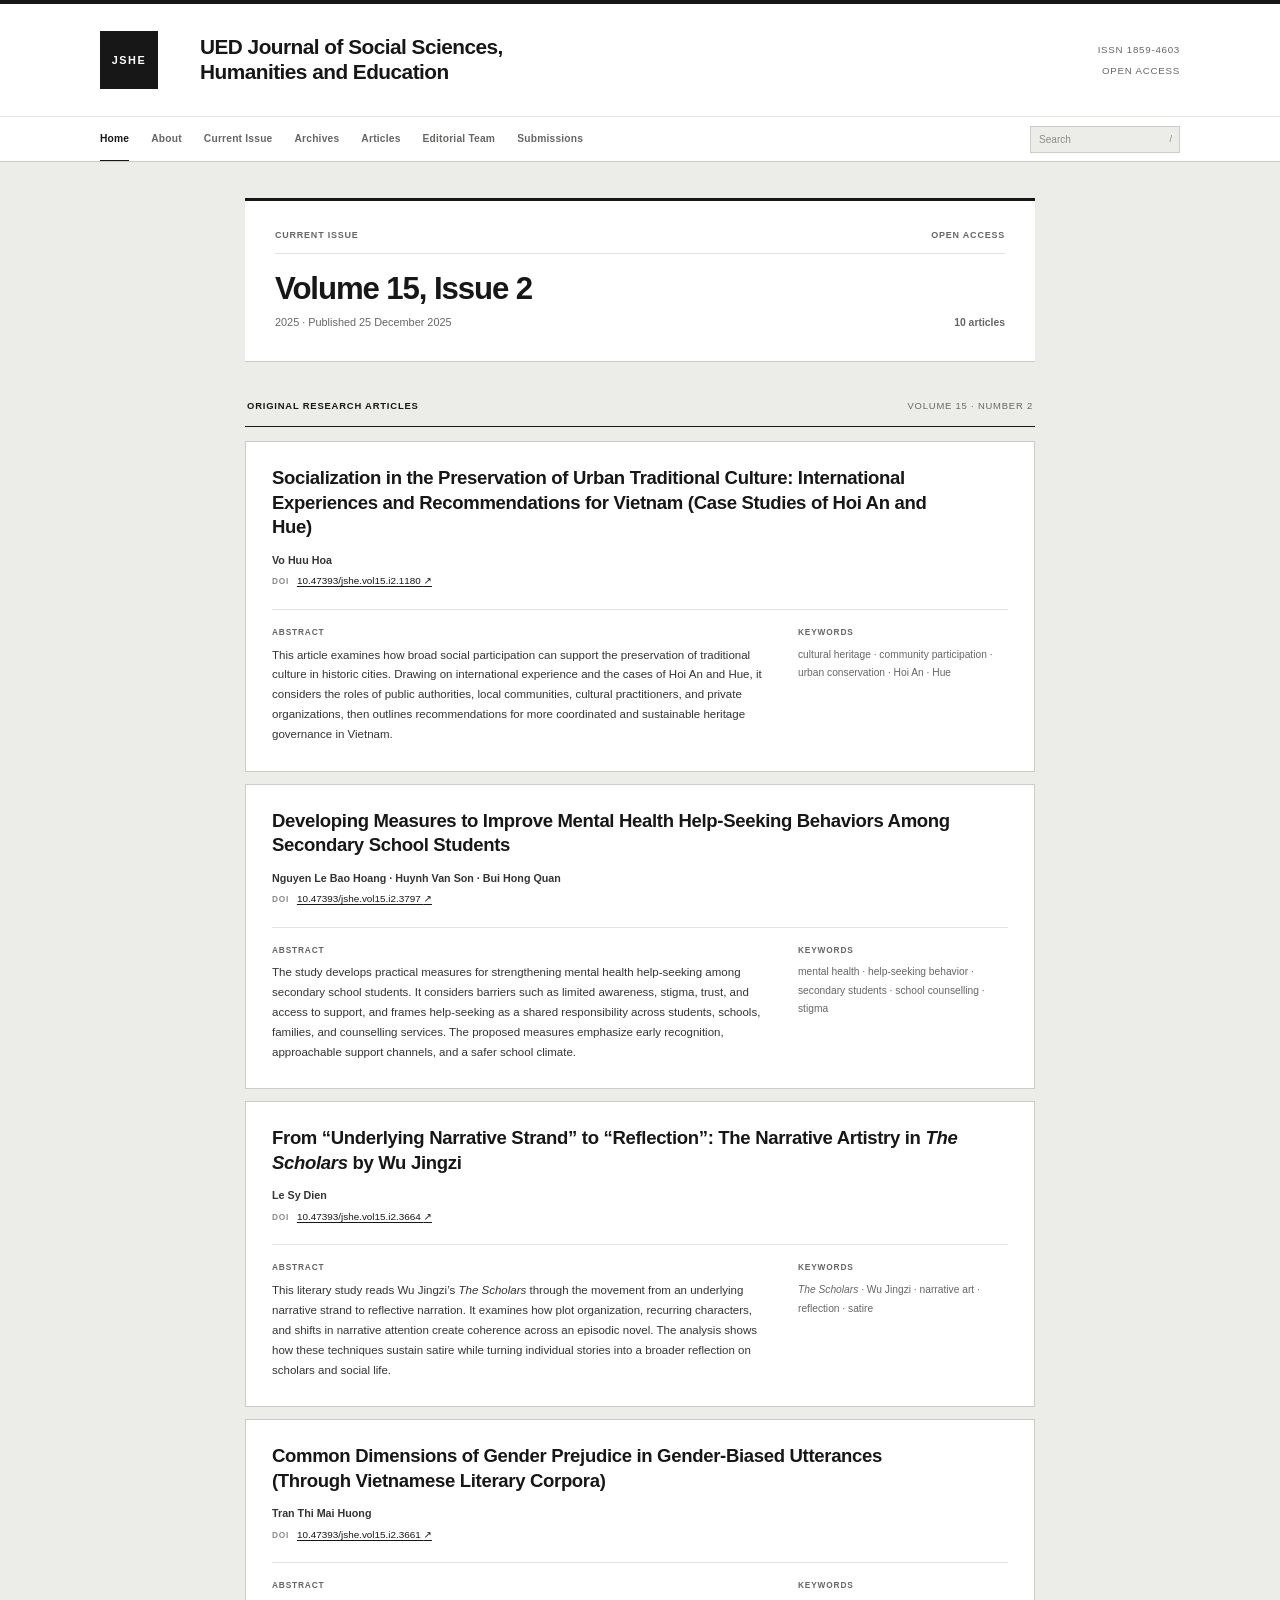
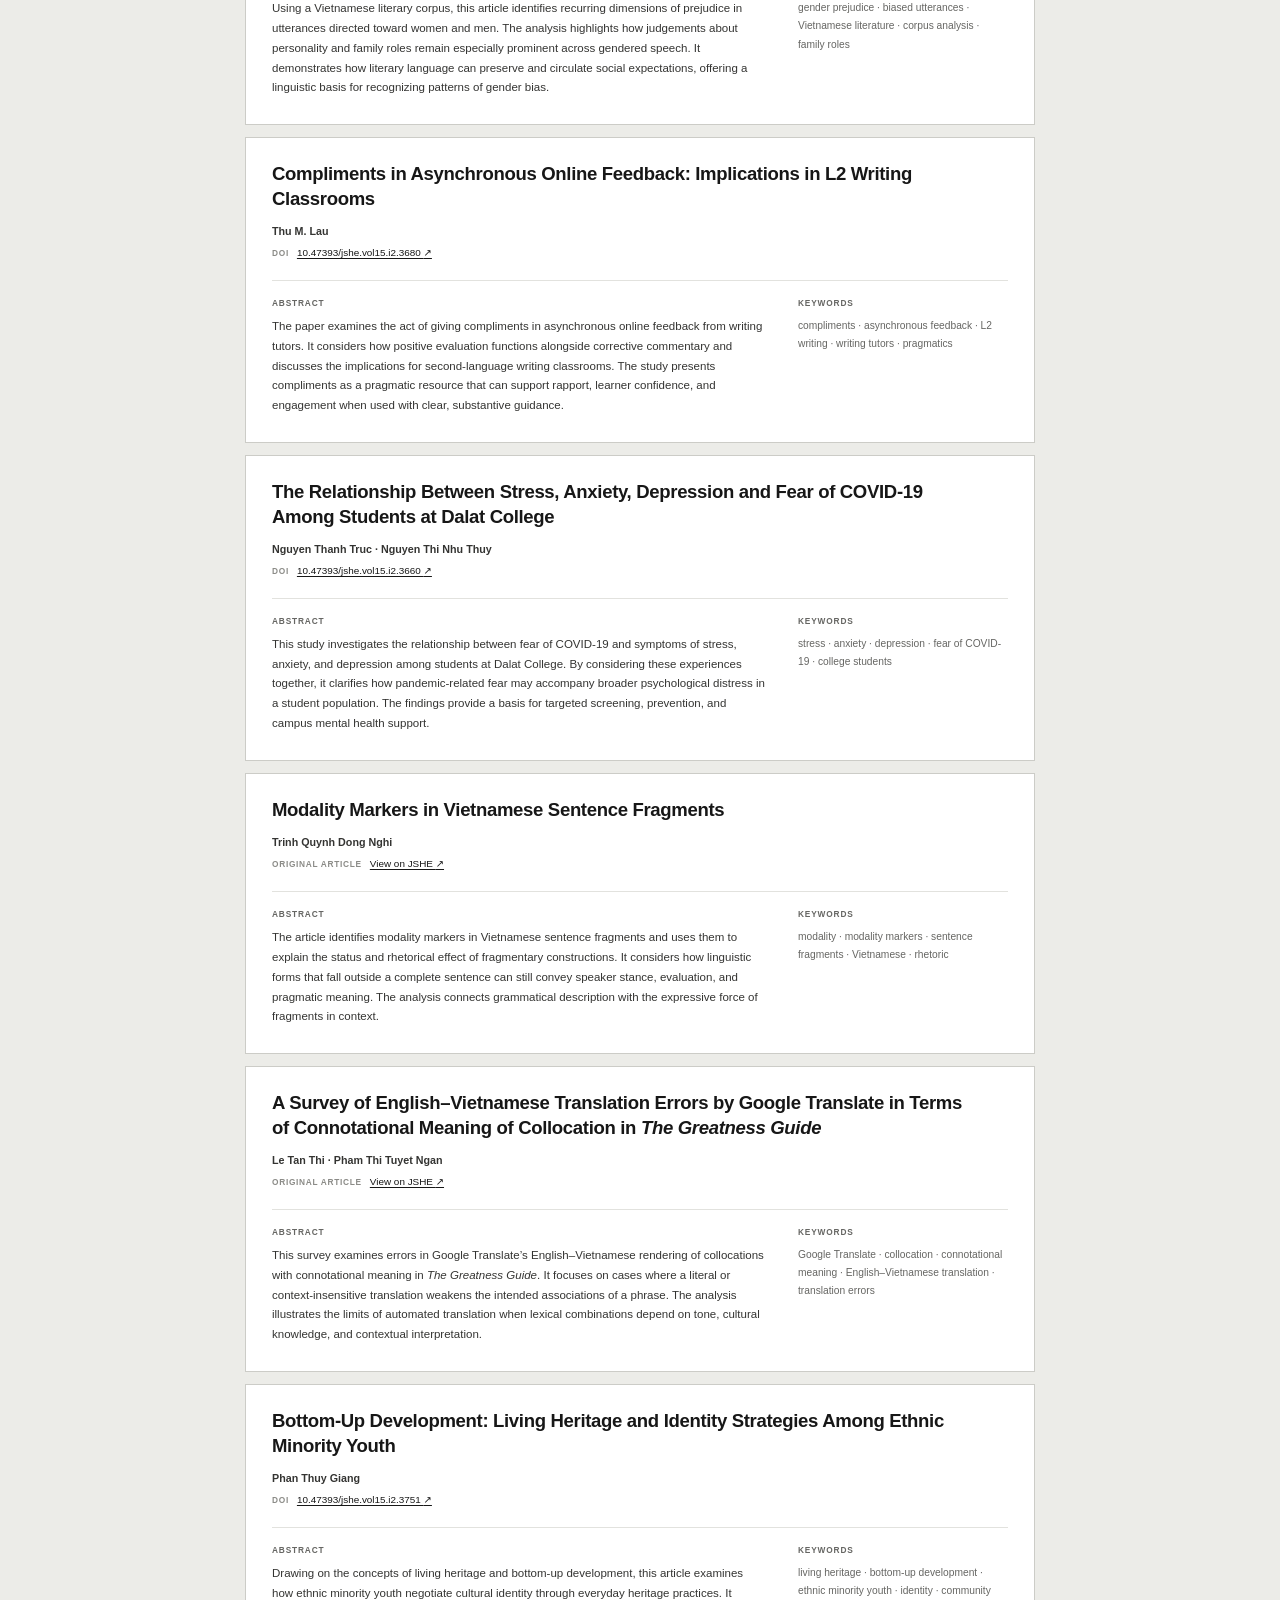
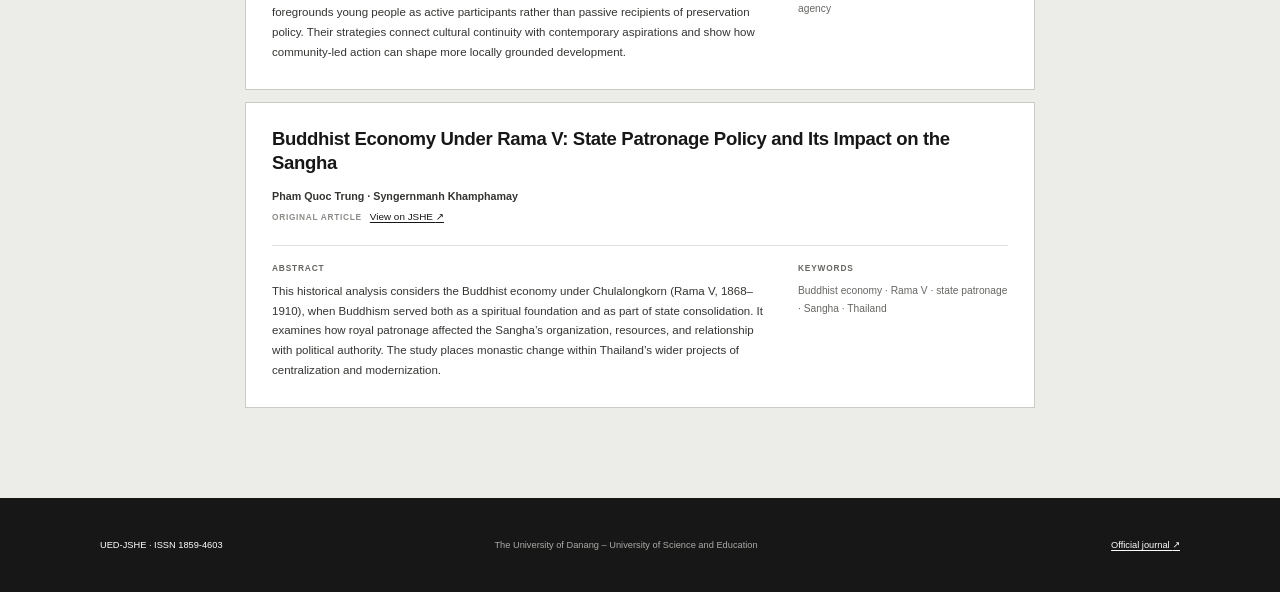
<file: index.html>
<!doctype html>
<html lang="en">
  <head>
    <meta charset="utf-8" />
    <meta name="viewport" content="width=device-width, initial-scale=1" />
    <meta name="theme-color" content="#f4f4f1" />
    <meta
      name="description"
      content="Volume 15, Issue 2 of the UED Journal of Social Sciences, Humanities and Education: article titles, authors, abstracts, keywords and DOI links."
    />
    <meta name="author" content="UED Journal of Social Sciences, Humanities and Education" />
    <meta property="og:type" content="website" />
    <meta property="og:site_name" content="UED Journal of Social Sciences, Humanities and Education" />
    <meta property="og:title" content="UED-JSHE · Volume 15, Issue 2" />
    <meta property="og:description" content="A concise scholarly index of the journal's current issue." />
    <meta property="og:url" content="https://base27-cvnss.github.io/jsshe/" />
    <meta property="og:image" content="https://base27-cvnss.github.io/jsshe/assets/social-card.svg" />
    <meta name="twitter:card" content="summary_large_image" />
    <link rel="canonical" href="https://base27-cvnss.github.io/jsshe/" />
    <link rel="icon" href="assets/favicon.svg" type="image/svg+xml" />
    <link rel="manifest" href="manifest.webmanifest" />
    <link rel="preconnect" href="https://doi.org" />
    <link rel="stylesheet" href="assets/styles.css" />
    <title>Volume 15, Issue 2 · UED-JSHE</title>

    <script type="application/ld+json">
      {
        "@context": "https://schema.org",
        "@type": "Periodical",
        "name": "UED Journal of Social Sciences, Humanities and Education",
        "alternateName": "UED-JSHE",
        "issn": "1859-4603",
        "url": "https://base27-cvnss.github.io/jsshe/",
        "inLanguage": "en",
        "isAccessibleForFree": true,
        "publisher": {
          "@type": "CollegeOrUniversity",
          "name": "The University of Danang – University of Science and Education"
        },
        "sameAs": "https://jshe.vn/index.php/jshe"
      }
    </script>
    <script src="assets/app.js" defer></script>
  </head>
  <body>
    <a class="skip-link" href="#articles">Skip to articles</a>

    <header class="site-header" id="top">
      <div class="page-shell masthead">
        <a class="journal-mark" href="#top" aria-label="UED-JSHE home">JSHE</a>
        <p class="journal-name">UED Journal of Social Sciences,<br />Humanities and Education</p>
        <div class="journal-meta">
          <span>ISSN 1859-4603</span>
          <span>Open access</span>
        </div>
      </div>
      <nav class="journal-navigation" aria-label="Journal navigation">
        <div class="page-shell navigation-row">
          <div class="navigation-scroll">
            <a class="is-active" href="#top" aria-current="page">Home</a>
            <a href="https://jshe.vn/index.php/jshe/about">About</a>
            <a href="#articles">Current Issue</a>
            <a href="https://jshe.vn/index.php/jshe/issue/archive">Archives</a>
            <a href="#articles">Articles</a>
            <a href="https://jshe.vn/index.php/jshe/about/editorialTeam">Editorial Team</a>
            <a href="https://jshe.vn/index.php/jshe/about/submissions">Submissions</a>
          </div>
          <label class="navigation-search" for="article-search">
            <span class="visually-hidden">Search this issue</span>
            <input id="article-search" type="search" placeholder="Search" autocomplete="off" />
            <kbd aria-hidden="true">/</kbd>
          </label>
        </div>
      </nav>
    </header>

    <main>
      <section class="issue-intro page-shell content-shell" aria-labelledby="issue-title">
        <div class="issue-kicker">
          <span>Current Issue</span>
          <span>Open Access</span>
        </div>
        <div class="issue-heading">
          <h1 id="issue-title">Volume 15, Issue 2</h1>
          <p>2025 · Published 25 December 2025</p>
        </div>
        <p class="issue-count" id="result-count" aria-live="polite">10 articles</p>
      </section>

      <section class="article-index page-shell content-shell" id="articles" aria-labelledby="articles-heading">
        <div class="index-heading">
          <h2 id="articles-heading">Original Research Articles</h2>
          <span>Volume 15 · Number 2</span>
        </div>

        <ol class="article-list" id="article-list">
          <li class="article-entry">
            <article>
              <div class="article-content">
                <header class="article-header">
                  <h2>Socialization in the Preservation of Urban Traditional Culture: International Experiences and Recommendations for Vietnam (Case Studies of Hoi An and Hue)</h2>
                  <p class="authors">Vo Huu Hoa</p>
                  <p class="source-link">
                    <span>DOI</span>
                    <a href="https://doi.org/10.47393/jshe.vol15.i2.1180" target="_blank" rel="noopener">10.47393/jshe.vol15.i2.1180 <span aria-hidden="true">↗</span></a>
                  </p>
                </header>
                <div class="article-details">
                  <div class="abstract">
                    <h3>Abstract</h3>
                    <p>This article examines how broad social participation can support the preservation of traditional culture in historic cities. Drawing on international experience and the cases of Hoi An and Hue, it considers the roles of public authorities, local communities, cultural practitioners, and private organizations, then outlines recommendations for more coordinated and sustainable heritage governance in Vietnam.</p>
                  </div>
                  <div class="keywords">
                    <h3>Keywords</h3>
                    <p>cultural heritage · community participation · urban conservation · Hoi An · Hue</p>
                  </div>
                </div>
              </div>
            </article>
          </li>

          <li class="article-entry">
            <article>
              <div class="article-content">
                <header class="article-header">
                  <h2>Developing Measures to Improve Mental Health Help-Seeking Behaviors Among Secondary School Students</h2>
                  <p class="authors">Nguyen Le Bao Hoang · Huynh Van Son · Bui Hong Quan</p>
                  <p class="source-link">
                    <span>DOI</span>
                    <a href="https://doi.org/10.47393/jshe.vol15.i2.3797" target="_blank" rel="noopener">10.47393/jshe.vol15.i2.3797 <span aria-hidden="true">↗</span></a>
                  </p>
                </header>
                <div class="article-details">
                  <div class="abstract">
                    <h3>Abstract</h3>
                    <p>The study develops practical measures for strengthening mental health help-seeking among secondary school students. It considers barriers such as limited awareness, stigma, trust, and access to support, and frames help-seeking as a shared responsibility across students, schools, families, and counselling services. The proposed measures emphasize early recognition, approachable support channels, and a safer school climate.</p>
                  </div>
                  <div class="keywords">
                    <h3>Keywords</h3>
                    <p>mental health · help-seeking behavior · secondary students · school counselling · stigma</p>
                  </div>
                </div>
              </div>
            </article>
          </li>

          <li class="article-entry">
            <article>
              <div class="article-content">
                <header class="article-header">
                  <h2>From “Underlying Narrative Strand” to “Reflection”: The Narrative Artistry in <cite>The Scholars</cite> by Wu Jingzi</h2>
                  <p class="authors">Le Sy Dien</p>
                  <p class="source-link">
                    <span>DOI</span>
                    <a href="https://doi.org/10.47393/jshe.vol15.i2.3664" target="_blank" rel="noopener">10.47393/jshe.vol15.i2.3664 <span aria-hidden="true">↗</span></a>
                  </p>
                </header>
                <div class="article-details">
                  <div class="abstract">
                    <h3>Abstract</h3>
                    <p>This literary study reads Wu Jingzi’s <cite>The Scholars</cite> through the movement from an underlying narrative strand to reflective narration. It examines how plot organization, recurring characters, and shifts in narrative attention create coherence across an episodic novel. The analysis shows how these techniques sustain satire while turning individual stories into a broader reflection on scholars and social life.</p>
                  </div>
                  <div class="keywords">
                    <h3>Keywords</h3>
                    <p><cite>The Scholars</cite> · Wu Jingzi · narrative art · reflection · satire</p>
                  </div>
                </div>
              </div>
            </article>
          </li>

          <li class="article-entry">
            <article>
              <div class="article-content">
                <header class="article-header">
                  <h2>Common Dimensions of Gender Prejudice in Gender-Biased Utterances (Through Vietnamese Literary Corpora)</h2>
                  <p class="authors">Tran Thi Mai Huong</p>
                  <p class="source-link">
                    <span>DOI</span>
                    <a href="https://doi.org/10.47393/jshe.vol15.i2.3661" target="_blank" rel="noopener">10.47393/jshe.vol15.i2.3661 <span aria-hidden="true">↗</span></a>
                  </p>
                </header>
                <div class="article-details">
                  <div class="abstract">
                    <h3>Abstract</h3>
                    <p>Using a Vietnamese literary corpus, this article identifies recurring dimensions of prejudice in utterances directed toward women and men. The analysis highlights how judgements about personality and family roles remain especially prominent across gendered speech. It demonstrates how literary language can preserve and circulate social expectations, offering a linguistic basis for recognizing patterns of gender bias.</p>
                  </div>
                  <div class="keywords">
                    <h3>Keywords</h3>
                    <p>gender prejudice · biased utterances · Vietnamese literature · corpus analysis · family roles</p>
                  </div>
                </div>
              </div>
            </article>
          </li>

          <li class="article-entry">
            <article>
              <div class="article-content">
                <header class="article-header">
                  <h2>Compliments in Asynchronous Online Feedback: Implications in L2 Writing Classrooms</h2>
                  <p class="authors">Thu M. Lau</p>
                  <p class="source-link">
                    <span>DOI</span>
                    <a href="https://doi.org/10.47393/jshe.vol15.i2.3680" target="_blank" rel="noopener">10.47393/jshe.vol15.i2.3680 <span aria-hidden="true">↗</span></a>
                  </p>
                </header>
                <div class="article-details">
                  <div class="abstract">
                    <h3>Abstract</h3>
                    <p>The paper examines the act of giving compliments in asynchronous online feedback from writing tutors. It considers how positive evaluation functions alongside corrective commentary and discusses the implications for second-language writing classrooms. The study presents compliments as a pragmatic resource that can support rapport, learner confidence, and engagement when used with clear, substantive guidance.</p>
                  </div>
                  <div class="keywords">
                    <h3>Keywords</h3>
                    <p>compliments · asynchronous feedback · L2 writing · writing tutors · pragmatics</p>
                  </div>
                </div>
              </div>
            </article>
          </li>

          <li class="article-entry">
            <article>
              <div class="article-content">
                <header class="article-header">
                  <h2>The Relationship Between Stress, Anxiety, Depression and Fear of COVID-19 Among Students at Dalat College</h2>
                  <p class="authors">Nguyen Thanh Truc · Nguyen Thi Nhu Thuy</p>
                  <p class="source-link">
                    <span>DOI</span>
                    <a href="https://doi.org/10.47393/jshe.vol15.i2.3660" target="_blank" rel="noopener">10.47393/jshe.vol15.i2.3660 <span aria-hidden="true">↗</span></a>
                  </p>
                </header>
                <div class="article-details">
                  <div class="abstract">
                    <h3>Abstract</h3>
                    <p>This study investigates the relationship between fear of COVID-19 and symptoms of stress, anxiety, and depression among students at Dalat College. By considering these experiences together, it clarifies how pandemic-related fear may accompany broader psychological distress in a student population. The findings provide a basis for targeted screening, prevention, and campus mental health support.</p>
                  </div>
                  <div class="keywords">
                    <h3>Keywords</h3>
                    <p>stress · anxiety · depression · fear of COVID-19 · college students</p>
                  </div>
                </div>
              </div>
            </article>
          </li>

          <li class="article-entry">
            <article>
              <div class="article-content">
                <header class="article-header">
                  <h2>Modality Markers in Vietnamese Sentence Fragments</h2>
                  <p class="authors">Trinh Quynh Dong Nghi</p>
                  <p class="source-link">
                    <span>Original article</span>
                    <a href="https://jshe.vn/index.php/jshe/article/view/1039" target="_blank" rel="noopener">View on JSHE <span aria-hidden="true">↗</span></a>
                  </p>
                </header>
                <div class="article-details">
                  <div class="abstract">
                    <h3>Abstract</h3>
                    <p>The article identifies modality markers in Vietnamese sentence fragments and uses them to explain the status and rhetorical effect of fragmentary constructions. It considers how linguistic forms that fall outside a complete sentence can still convey speaker stance, evaluation, and pragmatic meaning. The analysis connects grammatical description with the expressive force of fragments in context.</p>
                  </div>
                  <div class="keywords">
                    <h3>Keywords</h3>
                    <p>modality · modality markers · sentence fragments · Vietnamese · rhetoric</p>
                  </div>
                </div>
              </div>
            </article>
          </li>

          <li class="article-entry">
            <article>
              <div class="article-content">
                <header class="article-header">
                  <h2>A Survey of English–Vietnamese Translation Errors by Google Translate in Terms of Connotational Meaning of Collocation in <cite>The Greatness Guide</cite></h2>
                  <p class="authors">Le Tan Thi · Pham Thi Tuyet Ngan</p>
                  <p class="source-link">
                    <span>Original article</span>
                    <a href="https://jshe.vn/index.php/jshe/article/view/1166" target="_blank" rel="noopener">View on JSHE <span aria-hidden="true">↗</span></a>
                  </p>
                </header>
                <div class="article-details">
                  <div class="abstract">
                    <h3>Abstract</h3>
                    <p>This survey examines errors in Google Translate’s English–Vietnamese rendering of collocations with connotational meaning in <cite>The Greatness Guide</cite>. It focuses on cases where a literal or context-insensitive translation weakens the intended associations of a phrase. The analysis illustrates the limits of automated translation when lexical combinations depend on tone, cultural knowledge, and contextual interpretation.</p>
                  </div>
                  <div class="keywords">
                    <h3>Keywords</h3>
                    <p>Google Translate · collocation · connotational meaning · English–Vietnamese translation · translation errors</p>
                  </div>
                </div>
              </div>
            </article>
          </li>

          <li class="article-entry">
            <article>
              <div class="article-content">
                <header class="article-header">
                  <h2>Bottom-Up Development: Living Heritage and Identity Strategies Among Ethnic Minority Youth</h2>
                  <p class="authors">Phan Thuy Giang</p>
                  <p class="source-link">
                    <span>DOI</span>
                    <a href="https://doi.org/10.47393/jshe.vol15.i2.3751" target="_blank" rel="noopener">10.47393/jshe.vol15.i2.3751 <span aria-hidden="true">↗</span></a>
                  </p>
                </header>
                <div class="article-details">
                  <div class="abstract">
                    <h3>Abstract</h3>
                    <p>Drawing on the concepts of living heritage and bottom-up development, this article examines how ethnic minority youth negotiate cultural identity through everyday heritage practices. It foregrounds young people as active participants rather than passive recipients of preservation policy. Their strategies connect cultural continuity with contemporary aspirations and show how community-led action can shape more locally grounded development.</p>
                  </div>
                  <div class="keywords">
                    <h3>Keywords</h3>
                    <p>living heritage · bottom-up development · ethnic minority youth · identity · community agency</p>
                  </div>
                </div>
              </div>
            </article>
          </li>

          <li class="article-entry">
            <article>
              <div class="article-content">
                <header class="article-header">
                  <h2>Buddhist Economy Under Rama V: State Patronage Policy and Its Impact on the Sangha</h2>
                  <p class="authors">Pham Quoc Trung · Syngernmanh Khamphamay</p>
                  <p class="source-link">
                    <span>Original article</span>
                    <a href="https://jshe.vn/index.php/jshe/article/view/1202" target="_blank" rel="noopener">View on JSHE <span aria-hidden="true">↗</span></a>
                  </p>
                </header>
                <div class="article-details">
                  <div class="abstract">
                    <h3>Abstract</h3>
                    <p>This historical analysis considers the Buddhist economy under Chulalongkorn (Rama V, 1868–1910), when Buddhism served both as a spiritual foundation and as part of state consolidation. It examines how royal patronage affected the Sangha’s organization, resources, and relationship with political authority. The study places monastic change within Thailand’s wider projects of centralization and modernization.</p>
                  </div>
                  <div class="keywords">
                    <h3>Keywords</h3>
                    <p>Buddhist economy · Rama V · state patronage · Sangha · Thailand</p>
                  </div>
                </div>
              </div>
            </article>
          </li>
        </ol>

        <p class="empty-state" id="empty-state" hidden>No articles match your search.</p>
      </section>
    </main>

    <footer class="site-footer">
      <div class="page-shell footer-inner">
        <p>UED-JSHE · ISSN 1859-4603</p>
        <p>The University of Danang – University of Science and Education</p>
        <a href="https://jshe.vn/index.php/jshe" target="_blank" rel="noopener">Official journal <span aria-hidden="true">↗</span></a>
      </div>
    </footer>
  </body>
</html>
</file>
<file: assets/styles.css>
:root {
  --ink: #171717;
  --text: #343432;
  --muted: #666663;
  --quiet: #8b8b87;
  --line: #ccccC7;
  --soft-line: #e2e2de;
  --paper: #ecece8;
  --surface: #ffffff;
  --sans: Inter, "Helvetica Neue", Helvetica, Arial, ui-sans-serif, system-ui, -apple-system, sans-serif;
  color-scheme: light;
  font-synthesis: none;
}

* {
  box-sizing: border-box;
}

html {
  scroll-behavior: smooth;
  scroll-padding-top: 24px;
}

body {
  margin: 0;
  color: var(--ink);
  background: var(--paper);
  font-family: var(--sans);
  font-size: 14px;
  line-height: 1.55;
  text-rendering: optimizeLegibility;
  -webkit-font-smoothing: antialiased;
}

a {
  color: inherit;
  text-decoration-thickness: 1px;
  text-underline-offset: 0.2em;
}

a:hover {
  text-decoration-thickness: 2px;
}

button,
input {
  font: inherit;
}

[hidden] {
  display: none !important;
}

.page-shell {
  width: min(1080px, calc(100% - 48px));
  margin-inline: auto;
}

.content-shell {
  width: min(790px, calc(100% - 48px));
}

.visually-hidden {
  position: absolute !important;
  width: 1px !important;
  height: 1px !important;
  padding: 0 !important;
  margin: -1px !important;
  overflow: hidden !important;
  clip: rect(0, 0, 0, 0) !important;
  white-space: nowrap !important;
  border: 0 !important;
}

.skip-link {
  position: fixed;
  z-index: 30;
  top: 10px;
  left: 10px;
  padding: 8px 11px;
  transform: translateY(-160%);
  color: var(--surface);
  background: var(--ink);
  font-size: 0.68rem;
  font-weight: 700;
}

.skip-link:focus {
  transform: translateY(0);
}

:focus-visible {
  outline: 2px solid var(--ink);
  outline-offset: 3px;
}

.site-header {
  background: var(--surface);
  border-top: 4px solid var(--ink);
  border-bottom: 1px solid var(--line);
}

.masthead {
  min-height: 112px;
  display: grid;
  grid-template-columns: 76px minmax(0, 1fr) auto;
  align-items: center;
  gap: 24px;
}

.journal-mark {
  width: 58px;
  height: 58px;
  display: grid;
  place-items: center;
  color: var(--surface);
  background: var(--ink);
  font-size: 0.68rem;
  font-weight: 800;
  letter-spacing: 0.14em;
  text-decoration: none;
}

.journal-mark:hover {
  text-decoration: none;
}

.journal-name {
  max-width: 520px;
  margin: 0;
  font-size: clamp(1rem, 2vw, 1.3rem);
  font-weight: 650;
  letter-spacing: -0.025em;
  line-height: 1.18;
}

.journal-meta {
  display: grid;
  justify-items: end;
  gap: 5px;
  color: var(--muted);
  font-size: 0.61rem;
  letter-spacing: 0.075em;
  text-transform: uppercase;
}

.journal-navigation {
  border-top: 1px solid var(--soft-line);
}

.navigation-row {
  min-height: 44px;
  display: grid;
  grid-template-columns: minmax(0, 1fr) 150px;
  align-items: stretch;
  gap: 26px;
}

.navigation-scroll {
  display: flex;
  align-items: stretch;
  gap: 22px;
  overflow-x: auto;
  scrollbar-width: none;
}

.navigation-scroll::-webkit-scrollbar {
  display: none;
}

.navigation-scroll a {
  position: relative;
  display: flex;
  flex: 0 0 auto;
  align-items: center;
  color: var(--muted);
  font-size: 0.64rem;
  font-weight: 640;
  letter-spacing: 0.02em;
  text-decoration: none;
}

.navigation-scroll a::after {
  content: "";
  position: absolute;
  right: 0;
  bottom: -1px;
  left: 0;
  height: 2px;
  transform: scaleX(0);
  transform-origin: left;
  background: var(--ink);
  transition: transform 140ms ease;
}

.navigation-scroll a:hover,
.navigation-scroll a.is-active {
  color: var(--ink);
}

.navigation-scroll a:hover::after,
.navigation-scroll a.is-active::after {
  transform: scaleX(1);
}

.navigation-search {
  position: relative;
  display: flex;
  align-items: center;
}

.navigation-search input {
  width: 100%;
  height: 27px;
  padding: 4px 26px 4px 8px;
  color: var(--ink);
  background: var(--paper);
  border: 1px solid var(--line);
  border-radius: 0;
  outline: 0;
  appearance: none;
  font-size: 0.63rem;
}

.navigation-search input:focus {
  border-color: var(--ink);
}

.navigation-search input::placeholder {
  color: var(--quiet);
}

.navigation-search kbd {
  position: absolute;
  right: 8px;
  color: var(--quiet);
  background: transparent;
  border: 0;
  font-family: inherit;
  font-size: 0.58rem;
}

.issue-intro {
  display: grid;
  grid-template-columns: minmax(0, 1fr) auto;
  gap: 18px 30px;
  margin-top: 36px;
  padding: 28px 30px 30px;
  background: var(--surface);
  border-top: 3px solid var(--ink);
  border-bottom: 1px solid var(--line);
}

.issue-kicker {
  grid-column: 1 / -1;
  display: flex;
  justify-content: space-between;
  gap: 20px;
  padding-bottom: 10px;
  color: var(--muted);
  border-bottom: 1px solid var(--soft-line);
  font-size: 0.56rem;
  font-weight: 650;
  letter-spacing: 0.09em;
  text-transform: uppercase;
}

.issue-heading h1 {
  margin: 0;
  font-size: clamp(1.45rem, 3.2vw, 1.95rem);
  font-weight: 620;
  letter-spacing: -0.035em;
  line-height: 1.12;
}

.issue-heading p {
  margin: 7px 0 0;
  color: var(--muted);
  font-size: 0.68rem;
}

.issue-count {
  align-self: end;
  margin: 0;
  color: var(--muted);
  font-size: 0.65rem;
  font-weight: 620;
}

.article-index {
  padding: 24px 0 78px;
}

.index-heading {
  display: flex;
  align-items: baseline;
  justify-content: space-between;
  gap: 20px;
  padding: 13px 2px;
  border-bottom: 1px solid var(--ink);
}

.index-heading h2,
.index-heading span {
  margin: 0;
  font-size: 0.59rem;
  font-weight: 680;
  letter-spacing: 0.085em;
  text-transform: uppercase;
}

.index-heading span {
  color: var(--muted);
  font-weight: 480;
}

.article-list {
  margin: 14px 0 0;
  padding: 0;
  list-style: none;
}

.article-entry {
  margin-bottom: 12px;
}

.article-entry > article {
  padding: 24px 26px 26px;
  background: var(--surface);
  border: 1px solid var(--line);
}

.article-header h2 {
  max-width: 690px;
  margin: 0;
  font-size: clamp(0.98rem, 2vw, 1.16rem);
  font-weight: 650;
  letter-spacing: -0.018em;
  line-height: 1.32;
}

.article-header cite {
  font-style: italic;
}

.authors {
  margin: 12px 0 0;
  color: var(--text);
  font-size: 0.67rem;
  font-weight: 620;
}

.source-link {
  display: flex;
  flex-wrap: wrap;
  align-items: baseline;
  gap: 8px;
  margin: 5px 0 0;
  font-size: 0.62rem;
}

.source-link > span {
  color: var(--quiet);
  font-size: 0.52rem;
  font-weight: 680;
  letter-spacing: 0.085em;
  text-transform: uppercase;
}

.source-link a {
  overflow-wrap: anywhere;
}

.article-details {
  display: grid;
  grid-template-columns: minmax(0, 1fr) minmax(165px, 210px);
  gap: 32px;
  margin-top: 20px;
  padding-top: 16px;
  border-top: 1px solid var(--soft-line);
}

.article-details h3 {
  margin: 0 0 7px;
  color: var(--muted);
  font-size: 0.52rem;
  font-weight: 700;
  letter-spacing: 0.1em;
  text-transform: uppercase;
}

.article-details p {
  margin: 0;
  color: var(--text);
  font-size: 0.72rem;
  line-height: 1.72;
}

.keywords p {
  color: var(--muted);
  font-size: 0.64rem;
  line-height: 1.78;
}

.empty-state {
  margin: 14px 0 0;
  padding: 40px 26px;
  background: var(--surface);
  border: 1px solid var(--line);
  font-size: 0.72rem;
}

.site-footer {
  color: var(--surface);
  background: var(--ink);
}

.footer-inner {
  min-height: 94px;
  display: grid;
  grid-template-columns: 1fr 1.6fr auto;
  align-items: center;
  gap: 24px;
  font-size: 0.58rem;
}

.footer-inner p {
  margin: 0;
}

.footer-inner p:nth-child(2) {
  color: #aaaaa6;
}

.footer-inner a {
  color: var(--surface);
}

@media (max-width: 850px) {
  .page-shell {
    width: min(100% - 34px, 760px);
  }

  .content-shell {
    width: min(100% - 34px, 730px);
  }

  .masthead {
    min-height: 98px;
    grid-template-columns: 62px minmax(0, 1fr);
    gap: 18px;
  }

  .journal-mark {
    width: 50px;
    height: 50px;
  }

  .journal-meta {
    display: none;
  }

  .navigation-row {
    grid-template-columns: minmax(0, 1fr) 125px;
    gap: 18px;
  }

  .navigation-scroll {
    gap: 19px;
  }

  .footer-inner {
    grid-template-columns: 1fr auto;
  }

  .footer-inner p:nth-child(2) {
    display: none;
  }
}

@media (max-width: 580px) {
  .page-shell,
  .content-shell {
    width: calc(100% - 24px);
  }

  .site-header {
    border-top-width: 3px;
  }

  .masthead {
    min-height: 80px;
    grid-template-columns: 47px minmax(0, 1fr);
    gap: 11px;
  }

  .journal-mark {
    width: 42px;
    height: 42px;
    font-size: 0.55rem;
  }

  .journal-name {
    font-size: 0.78rem;
  }

  .navigation-row {
    min-height: 0;
    grid-template-columns: 1fr;
    gap: 0;
    padding-bottom: 9px;
  }

  .navigation-scroll {
    min-height: 38px;
    gap: 18px;
  }

  .navigation-scroll a {
    font-size: 0.59rem;
  }

  .navigation-search input {
    height: 26px;
  }

  .issue-intro {
    grid-template-columns: 1fr;
    gap: 14px;
    margin-top: 20px;
    padding: 21px 19px 22px;
  }

  .issue-kicker {
    gap: 12px;
  }

  .issue-heading h1 {
    font-size: 1.38rem;
  }

  .issue-count {
    justify-self: start;
  }

  .article-index {
    padding-top: 17px;
    padding-bottom: 54px;
  }

  .index-heading {
    align-items: flex-start;
    flex-direction: column;
    gap: 4px;
    padding-inline: 1px;
  }

  .article-list {
    margin-top: 10px;
  }

  .article-entry {
    margin-bottom: 9px;
  }

  .article-entry > article {
    padding: 19px 18px 21px;
  }

  .article-header h2 {
    font-size: 0.96rem;
  }

  .authors {
    margin-top: 10px;
    font-size: 0.64rem;
  }

  .source-link {
    display: grid;
    gap: 2px;
    margin-top: 7px;
    font-size: 0.59rem;
  }

  .article-details {
    grid-template-columns: 1fr;
    gap: 18px;
    margin-top: 17px;
    padding-top: 14px;
  }

  .article-details p {
    font-size: 0.69rem;
  }

  .keywords p {
    font-size: 0.62rem;
  }

  .footer-inner {
    min-height: 84px;
    gap: 14px;
  }
}

@media (prefers-reduced-motion: reduce) {
  html {
    scroll-behavior: auto;
  }

  .navigation-scroll a::after {
    transition: none;
  }
}

@media print {
  :root {
    --paper: #ffffff;
  }

  .site-header,
  .site-footer {
    display: none;
  }

  .issue-intro {
    margin-top: 0;
    padding: 18px 0;
    border-right: 0;
    border-left: 0;
  }

  .article-index {
    padding-top: 12px;
  }

  .article-entry > article {
    break-inside: avoid;
    padding: 18px 0;
    border-right: 0;
    border-left: 0;
  }

  .article-header h2 {
    font-size: 12pt;
  }
}
</file>
